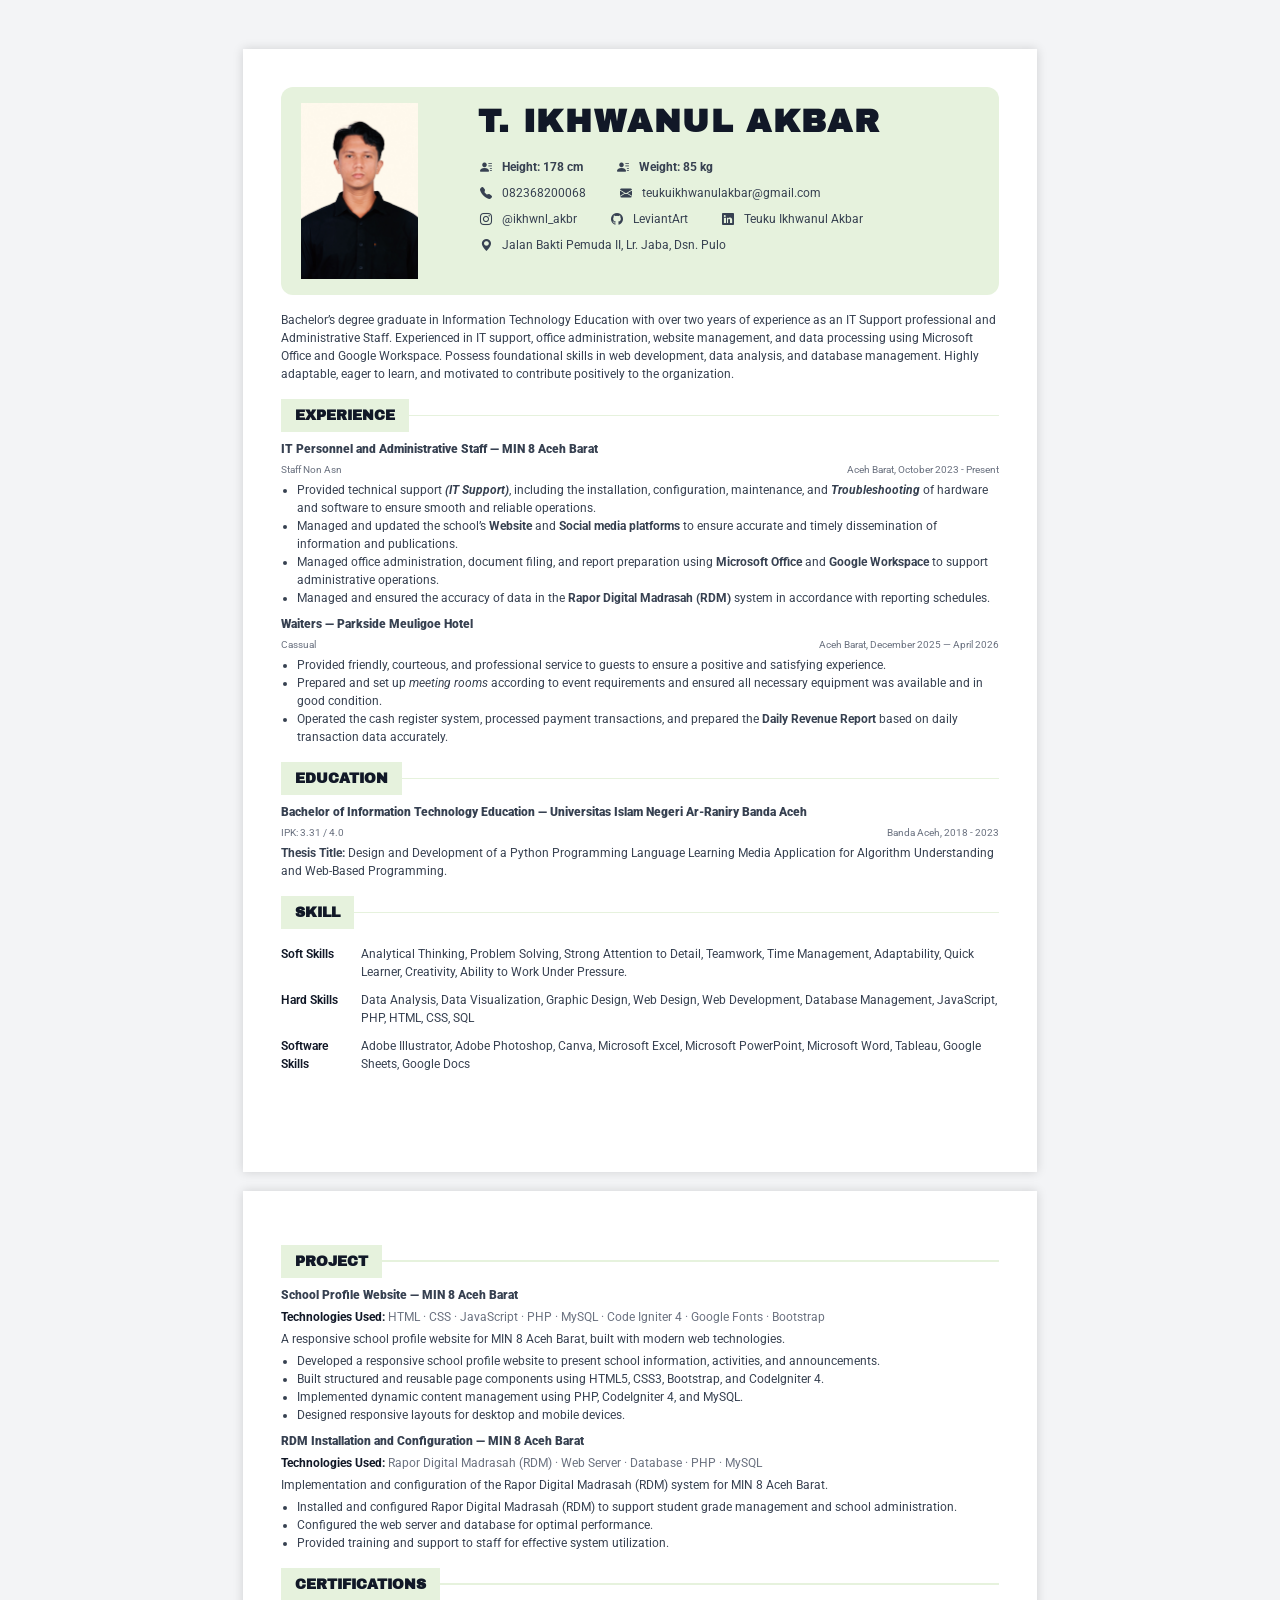
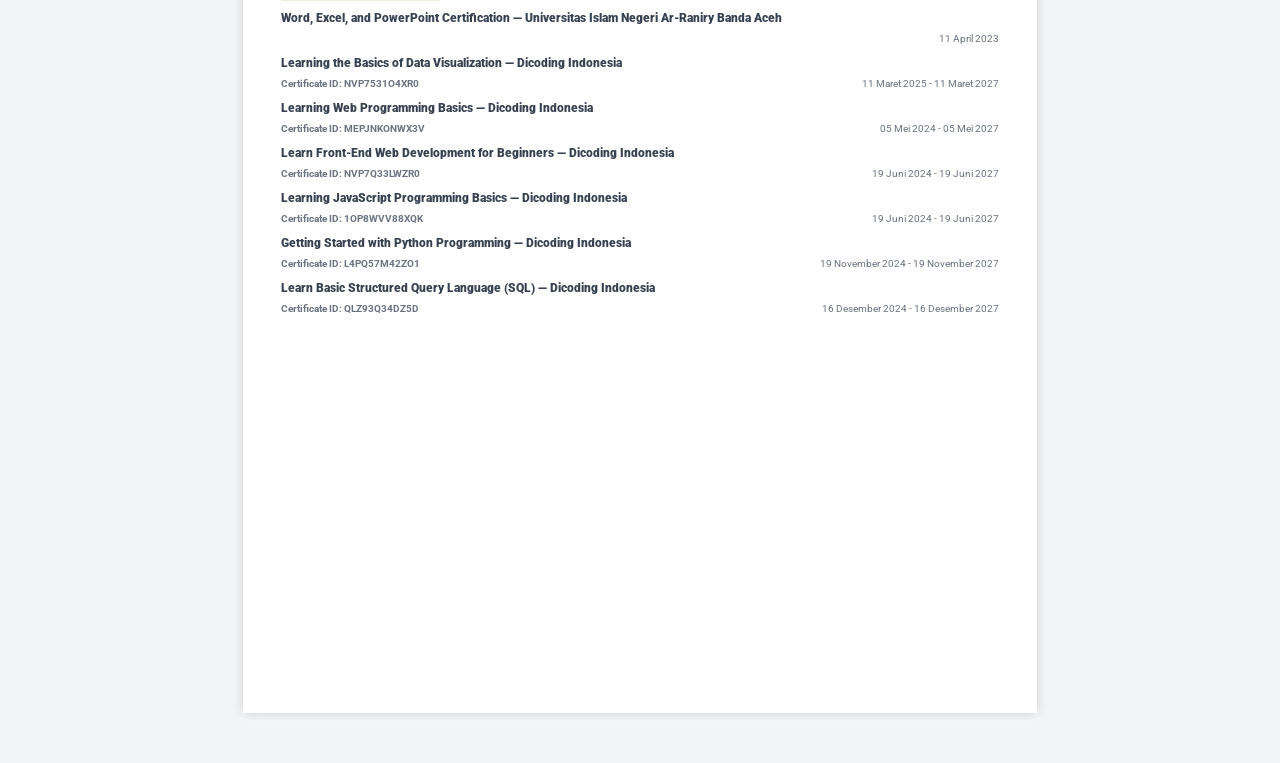
<file: index.html>
<!doctype html>
<html lang="en">
  <head>
    <meta charset="UTF-8" />
    <meta name="viewport" content="width=device-width, initial-scale=1.0" />
    <title>Curriculum Vitae - Applicant Tracking System</title>
    <link rel="stylesheet" href="styles.css" />

    <!-- font -->
    <link rel="preconnect" href="https://fonts.googleapis.com" />
    <link rel="preconnect" href="https://fonts.gstatic.com" crossorigin />
    <link
      href="https://fonts.googleapis.com/css2?family=Archivo+Black&family=Roboto:ital,wght@0,100..900;1,100..900&display=swap"
      rel="stylesheet"
    />

    <!-- bootstrap icons -->
    <link
      rel="stylesheet"
      href="https://cdn.jsdelivr.net/npm/bootstrap-icons@1.10.5/font/bootstrap-icons.css"
    />
  </head>
  <body>
    <main class="page">
      <!-- ===== HEADER ===== -->
      <header class="cv-header">
        <div class="contact-info">
          <div class="contact-info-1">
            <!-- informasi kiri -->
            <img src="foto.jpg" alt="Foto T. Ikhwanul Akbar" />
          </div>

          <div class="contact-info-2">
            <h1 class="cv-name">T. IKHWANUL AKBAR</h1>

            <div class="contact-row">
              <div class="contact-item">
                <i class="bi bi-person-lines-fill"></i>
                <span><strong>Height: 178 cm</strong></span>
              </div>

              <div class="contact-item">
                <i class="bi bi-person-lines-fill"></i>
                <span><strong>Weight: 85 kg</strong></span>
              </div>
            </div>

            <div class="contact-row">
              <!-- wa -->
              <a
                href="tel:+6282368200068"
                class="contact-item"
                target="_blank"
                rel="noopener noreferrer"
              >
                <i class="bi bi-telephone-fill"></i>
                <span>082368200068</span>
              </a>

              <!-- email -->
              <a
                href="mailto:teukuikhwanulakbar@gmail.com"
                class="contact-item"
                target="_blank"
                rel="noopener noreferrer"
              >
                <i class="bi bi-envelope-fill"></i>
                <span>teukuikhwanulakbar@gmail.com</span>
              </a>
            </div>

            <div class="contact-row">
              <!-- instagram -->
              <a
                href="https://www.instagram.com/ikhwnl_akbr/?hl=en"
                class="contact-item"
                target="_blank"
                rel="noopener noreferrer"
              >
                <i class="bi bi-instagram"></i>
                <span>@ikhwnl_akbr</span>
              </a>

              <!-- github -->
              <a
                href="https://github.com/LeviantArt"
                class="contact-item"
                target="_blank"
                rel="noopener noreferrer"
              >
                <i class="bi bi-github"></i>
                <span>LeviantArt</span>
              </a>

              <!-- linkedin -->
              <a
                href="https://www.linkedin.com/in/teuku-ikhwanul-akbar-127863330/"
                class="contact-item"
                target="_blank"
                rel="noopener noreferrer"
              >
                <i class="bi bi-linkedin"></i>
                <span>Teuku Ikhwanul Akbar</span>
              </a>
            </div>

            <div class="contact-row">
              <!-- address -->
              <a
                href="https://www.google.com/maps/place/4%C2%B009'33.3%22N+96%C2%B007'20.4%22E/@4.159242,96.1216763,19z/data=!3m1!4b1!4m4!3m3!8m2!3d4.159242!4d96.12232?entry=ttu&g_ep=EgoyMDI2MDcxNS4wIKXMDSoASAFQAw%3D%3D"
                class="contact-item"
                target="_blank"
                rel="noopener noreferrer"
              >
                <i class="bi bi-geo-alt-fill"></i>
                <span>Jalan Bakti Pemuda II, Lr. Jaba, Dsn. Pulo</span>
              </a>
            </div>
          </div>
        </div>
      </header>

      <!-- ===== ABOUT ME ===== -->
      <section class="cv-about-me">
        <p>
          Bachelor&#8217;s degree graduate in Information Technology Education
          with over two years of experience as an IT Support professional and
          Administrative Staff. Experienced in IT support, office
          administration, website management, and data processing using
          Microsoft Office and Google Workspace. Possess foundational skills in
          web development, data analysis, and database management. Highly
          adaptable, eager to learn, and motivated to contribute positively to
          the organization.
        </p>
      </section>

      <!-- ===== EXPERIENCE ===== -->
      <section class="experience">
        <div class="section-header">
          <h2 class="section-title">Experience</h2>
        </div>

        <!---------------->
        <!-- Company #1 -->
        <!---------------->
        <h3 class="education-title">
          IT Personnel and Administrative Staff — MIN 8 Aceh Barat
        </h3>

        <!-- Position and dates -->
        <div class="row">
          <span>Staff Non Asn</span>
          <span>Aceh Barat, October 2023 - Present</span>
        </div>

        <ul class="job-description-list">
          <li>
            Provided technical support <i><b>(IT Support)</b></i
            >, including the installation, configuration, maintenance, and
            <i><b>Troubleshooting</b></i> of hardware and software to ensure
            smooth and reliable operations.
          </li>

          <li>
            Managed and updated the school&#8217;s <b>Website</b> and
            <b>Social media platforms</b> to ensure accurate and timely
            dissemination of information and publications.
          </li>

          <li>
            Managed office administration, document filing, and report
            preparation using <b>Microsoft Office</b> and
            <b>Google Workspace</b> to support administrative operations.
          </li>

          <li>
            Managed and ensured the accuracy of data in the
            <b>Rapor Digital Madrasah (RDM)</b> system in accordance with
            reporting schedules.
          </li>
        </ul>

        <!---------------->
        <!-- Company #2 -->
        <!---------------->
        <h3 class="education-title">Waiters — Parkside Meuligoe Hotel</h3>

        <!-- Position and dates -->
        <div class="row">
          <span>Cassual</span>
          <span>Aceh Barat, December 2025 — April 2026</span>
        </div>

        <ul class="job-description-list">
          <li>
            Provided friendly, courteous, and professional service to guests to
            ensure a positive and satisfying experience.
          </li>

          <li>
            Prepared and set up <i>meeting rooms</i> according to event
            requirements and ensured all necessary equipment was available and
            in good condition.
          </li>

          <li>
            Operated the cash register system, processed payment transactions,
            and prepared the <b>Daily Revenue Report</b> based on daily
            transaction data accurately.
          </li>
        </ul>
      </section>

      <!-- ===== EDUCATION ===== -->
      <section class="education">
        <div class="section-header">
          <h2 class="section-title">Education</h2>
        </div>

        <!-- University name -->
        <h3 class="education-title">
          Bachelor of Information Technology Education — Universitas Islam
          Negeri Ar-Raniry Banda Aceh
        </h3>

        <!-- GPA, dates of admission and graduation -->
        <div class="row">
          <span>IPK: 3.31 / 4.0</span>
          <span>Banda Aceh, 2018 - 2023</span>
        </div>

        <p>
          <strong>Thesis Title:</strong> Design and Development of a Python
          Programming Language Learning Media Application for Algorithm
          Understanding and Web-Based Programming.
        </p>
      </section>

      <!-- ===== SKILL ===== -->
      <section class="skill">
        <div class="section-header">
          <h2 class="section-title">SKILL</h2>
        </div>

        <!-- Skills -->
        <dl class="skills-list">
          <dt>Soft Skills</dt>
          <dd>
            Analytical Thinking, Problem Solving, Strong Attention to Detail,
            Teamwork, Time Management, Adaptability, Quick Learner, Creativity,
            Ability to Work Under Pressure.
          </dd>

          <dt>Hard Skills</dt>
          <dd>
            Data Analysis, Data Visualization, Graphic Design, Web Design, Web
            Development, Database Management, JavaScript, PHP, HTML, CSS, SQL
          </dd>

          <dt>Software Skills</dt>
          <dd>
            Adobe Illustrator, Adobe Photoshop, Canva, Microsoft Excel,
            Microsoft PowerPoint, Microsoft Word, Tableau, Google Sheets, Google
            Docs
          </dd>
        </dl>
      </section>
    </main>

    <main class="page">
      <!-- ===== PROJECT ===== -->
      <section class="experience">
        <div class="section-header">
          <h2 class="section-title">PROJECT</h2>
        </div>

        <!---------------->
        <!-- Project #1 -->
        <!---------------->
        <!-- Project Title and Link -->
        <div class="project-header">
          <a
            href="https://www.min8acehbarat.sch.id/"
            target="_blank"
            rel="noopener noreferrer"
          >
            <h3 class="education-title">
              School Profile Website — MIN 8 Aceh Barat
            </h3>
          </a>
        </div>

        <!-- Project Technologies -->
        <div class="project-tech">
          <strong>Technologies Used:</strong>
          <span
            >HTML &middot; CSS &middot; JavaScript &middot; PHP &middot; MySQL
            &middot; Code Igniter 4 &middot; Google Fonts &middot;
            Bootstrap</span
          >
        </div>

        <!-- Project Description -->
        <p class="project-description">
          A responsive school profile website for MIN 8 Aceh Barat, built with
          modern web technologies.
        </p>

        <!-- Project Highlights -->
        <ul class="job-description-list">
          <li>
            Developed a responsive school profile website to present school
            information, activities, and announcements.
          </li>
          <li>
            Built structured and reusable page components using HTML5, CSS3,
            Bootstrap, and CodeIgniter 4.
          </li>
          <li>
            Implemented dynamic content management using PHP, CodeIgniter 4, and
            MySQL.
          </li>
          <li>Designed responsive layouts for desktop and mobile devices.</li>
        </ul>

        <!---------------->
        <!-- Project #2 -->
        <!---------------->
        <!-- Project Title and Link -->
        <div class="project-header">
          <a
            href="https://www.min8acehbarat.sch.id/"
            target="_blank"
            rel="noopener noreferrer"
          >
            <h3 class="education-title">
              RDM Installation and Configuration — MIN 8 Aceh Barat
            </h3>
          </a>
        </div>

        <!-- Project Technologies -->
        <div class="project-tech">
          <strong>Technologies Used:</strong>
          <span
            >Rapor Digital Madrasah (RDM) &middot; Web Server &middot; Database
            &middot; PHP &middot; MySQL</span
          >
        </div>

        <!-- Project Description -->
        <p class="project-description">
          Implementation and configuration of the Rapor Digital Madrasah (RDM)
          system for MIN 8 Aceh Barat.
        </p>

        <!-- Project Highlights -->
        <ul class="job-description-list">
          <li>
            Installed and configured Rapor Digital Madrasah (RDM) to support
            student grade management and school administration.
          </li>
          <li>
            Configured the web server and database for optimal performance.
          </li>
          <li>
            Provided training and support to staff for effective system
            utilization.
          </li>
        </ul>
      </section>

      <!-- ===== EDUCATION ===== -->
      <section class="education">
        <div class="section-header">
          <h2 class="section-title">Certifications</h2>
        </div>

        <!---------------------->
        <!-- Certification #1 -->
        <!---------------------->
        <h3 class="education-title">
          Word, Excel, and PowerPoint Certification — Universitas Islam Negeri
          Ar-Raniry Banda Aceh
        </h3>

        <!-- GPA, dates of admission and graduation -->
        <div class="row">
          <span><strong></strong></span>
          <span>11 April 2023</span>
        </div>

        <!---------------------->
        <!-- Certification #2 -->
        <!---------------------->
        <h3 class="education-title">
          <a
            href="https://www.dicoding.com/certificates/NVP7531O4XR0"
            target="_blank"
            rel="noopener noreferrer"
          >
            Learning the Basics of Data Visualization — Dicoding Indonesia
          </a>
        </h3>

        <!-- GPA, dates of admission and graduation -->
        <div class="row">
          <span><strong>Certificate ID: NVP7531O4XR0</strong></span>
          <span>11 Maret 2025 - 11 Maret 2027</span>
        </div>

        <!---------------------->
        <!-- Certification #3 -->
        <!---------------------->
        <h3 class="education-title">
          <a
            href="https://www.dicoding.com/certificates/MEPJNKONWX3V"
            target="_blank"
            rel="noopener noreferrer"
          >
            Learning Web Programming Basics — Dicoding Indonesia
          </a>
        </h3>

        <!-- GPA, dates of admission and graduation -->
        <div class="row">
          <span><strong>Certificate ID: MEPJNKONWX3V</strong></span>
          <span>05 Mei 2024 - 05 Mei 2027</span>
        </div>

        <!---------------------->
        <!-- Certification #4 -->
        <!---------------------->
        <h3 class="education-title">
          <a
            href="https://www.dicoding.com/certificates/NVP7Q33LWZR0"
            target="_blank"
            rel="noopener noreferrer"
          >
            Learn Front-End Web Development for Beginners — Dicoding Indonesia
          </a>
        </h3>

        <!-- GPA, dates of admission and graduation -->
        <div class="row">
          <span><strong>Certificate ID: NVP7Q33LWZR0</strong></span>
          <span>19 Juni 2024 - 19 Juni 2027</span>
        </div>

        <!---------------------->
        <!-- Certification #5 -->
        <!---------------------->
        <h3 class="education-title">
          <a
            href="https://www.dicoding.com/certificates/1OP8WVV88XQK"
            target="_blank"
            rel="noopener noreferrer"
          >
            Learning JavaScript Programming Basics — Dicoding Indonesia
          </a>
        </h3>

        <!-- GPA, dates of admission and graduation -->
        <div class="row">
          <span><strong>Certificate ID: 1OP8WVV88XQK</strong></span>
          <span>19 Juni 2024 - 19 Juni 2027</span>
        </div>

        <!---------------------->
        <!-- Certification #6 -->
        <!---------------------->
        <h3 class="education-title">
          <a
            href="https://www.dicoding.com/certificates/L4PQ57M42ZO1"
            target="_blank"
            rel="noopener noreferrer"
          >
            Getting Started with Python Programming — Dicoding Indonesia
          </a>
        </h3>

        <!-- GPA, dates of admission and graduation -->
        <div class="row">
          <span><strong>Certificate ID: L4PQ57M42ZO1</strong></span>
          <span>19 November 2024 - 19 November 2027</span>
        </div>

        <!---------------------->
        <!-- Certification #7 -->
        <!---------------------->
        <h3 class="education-title">
          <a
            href="https://www.dicoding.com/certificates/QLZ93Q34DZ5D"
            target="_blank"
            rel="noopener noreferrer"
          >
            Learn Basic Structured Query Language (SQL) — Dicoding Indonesia
          </a>
        </h3>

        <!-- GPA, dates of admission and graduation -->
        <div class="row">
          <span><strong>Certificate ID: QLZ93Q34DZ5D</strong></span>
          <span>16 Desember 2024 - 16 Desember 2027</span>
        </div>
      </section>
    </main>
  </body>
</html>
</file>
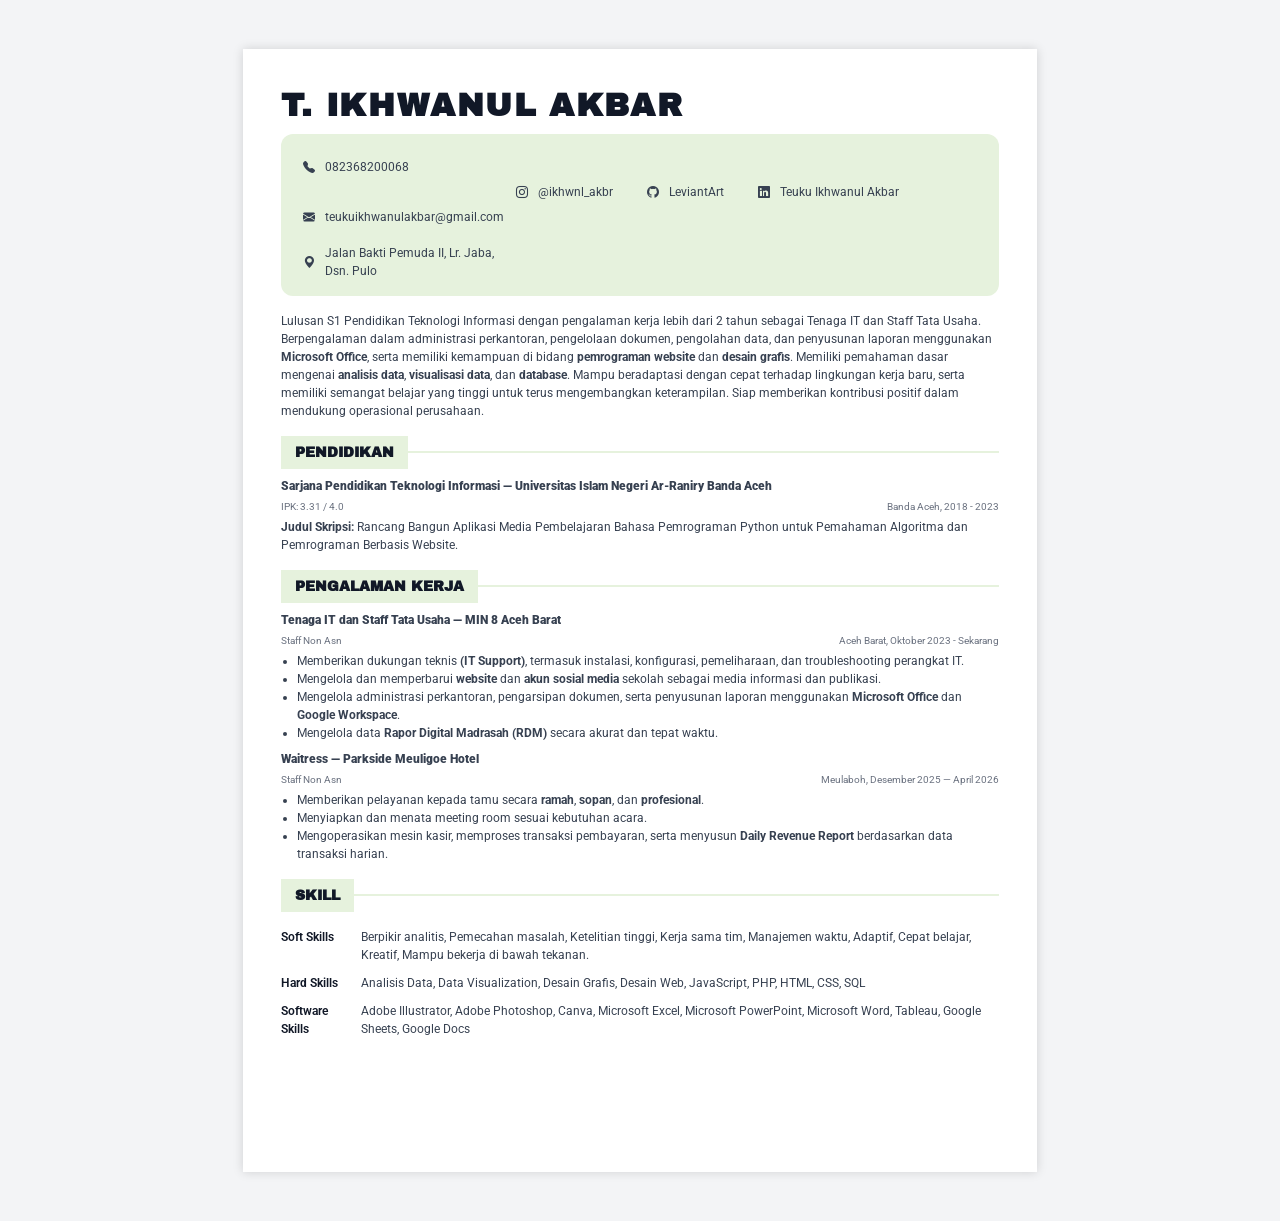
<file: cv.html>
<!doctype html>
<html lang="en">
  <head>
    <meta charset="UTF-8" />
    <meta name="viewport" content="width=device-width, initial-scale=1.0" />
    <title>Curriculum Vitae - Applicant Tracking System</title>
    <link rel="stylesheet" href="styles.css" />

    <!-- font -->
    <link rel="preconnect" href="https://fonts.googleapis.com" />
    <link rel="preconnect" href="https://fonts.gstatic.com" crossorigin />
    <link
      href="https://fonts.googleapis.com/css2?family=Archivo+Black&family=Roboto:ital,wght@0,100..900;1,100..900&display=swap"
      rel="stylesheet"
    />

    <!-- bootstrap icons -->
    <link
      rel="stylesheet"
      href="https://cdn.jsdelivr.net/npm/bootstrap-icons@1.10.5/font/bootstrap-icons.css"
    />
  </head>
  <body>
    <main class="page">
      <!-- ===== HEADER ===== -->
      <header class="cv-header">
        <h1 class="cv-name">T. IKHWANUL AKBAR</h1>
        <div class="contact-info">
          <div class="contact-row">
            <!-- wa -->
            <a href="tel:+6282368200068" class="contact-item">
              <i class="bi bi-telephone-fill"></i>
              <span>082368200068</span>
            </a>

            <!-- email -->
            <a href="mailto:teukuikhwanulakbar@gmail.com" class="contact-item">
              <i class="bi bi-envelope-fill"></i>
              <span>teukuikhwanulakbar@gmail.com</span>
            </a>
          </div>

          <div class="contact-row">
            <!-- instagram -->
            <a
              href="https://www.instagram.com/ikhwnl_akbr/?hl=en"
              class="contact-item"
            >
              <i class="bi bi-instagram"></i>
              <span>@ikhwnl_akbr</span>
            </a>

            <!-- github -->
            <a href="https://github.com/LeviantArt" class="contact-item">
              <i class="bi bi-github"></i>

              <span>LeviantArt</span>
            </a>

            <!-- linkedin -->
            <a
              href="https://www.linkedin.com/in/teuku-ikhwanul-akbar-127863330/"
              class="contact-item"
            >
              <i class="bi bi-linkedin"></i>

              <span>Teuku Ikhwanul Akbar</span>
            </a>
          </div>

          <div class="contact-row">
            <!-- address -->
            <a
              href="https://www.google.com/maps/place/4%C2%B009'33.3%22N+96%C2%B007'20.4%22E/@4.159242,96.1216763,19z/data=!3m1!4b1!4m4!3m3!8m2!3d4.159242!4d96.12232?entry=ttu&g_ep=EgoyMDI2MDcxNS4wIKXMDSoASAFQAw%3D%3D"
              class="contact-item"
            >
              <i class="bi bi-geo-alt-fill"></i>
              <span>Jalan Bakti Pemuda II, Lr. Jaba, Dsn. Pulo</span>
            </a>
          </div>
        </div>
      </header>

      <!-- ===== ABOUT ME ===== -->
      <section class="cv-about-me">
        <p>
          Lulusan S1 Pendidikan Teknologi Informasi dengan pengalaman kerja
          lebih dari 2 tahun sebagai Tenaga IT dan Staff Tata Usaha.
          Berpengalaman dalam administrasi perkantoran, pengelolaan dokumen,
          pengolahan data, dan penyusunan laporan menggunakan
          <b>Microsoft Office</b>, serta memiliki kemampuan di bidang
          <b>pemrograman website</b> dan <b>desain grafis</b>. Memiliki
          pemahaman dasar mengenai <b>analisis data</b>,
          <b>visualisasi data</b>, dan <b>database</b>. Mampu beradaptasi dengan
          cepat terhadap lingkungan kerja baru, serta memiliki semangat belajar
          yang tinggi untuk terus mengembangkan keterampilan. Siap memberikan
          kontribusi positif dalam mendukung operasional perusahaan.
        </p>
      </section>

      <!-- ===== EDUCATION ===== -->
      <section class="education">
        <div class="section-header">
          <h2 class="section-title">Pendidikan</h2>
        </div>

        <!-- University name -->
        <h3 class="education-title">
          Sarjana Pendidikan Teknologi Informasi — Universitas Islam Negeri
          Ar-Raniry Banda Aceh
        </h3>

        <!-- GPA, dates of admission and graduation -->
        <div class="row">
          <span>IPK: 3.31 / 4.0</span>
          <span>Banda Aceh, 2018 - 2023</span>
        </div>

        <p>
          <strong>Judul Skripsi:</strong> Rancang Bangun Aplikasi Media
          Pembelajaran Bahasa Pemrograman Python untuk Pemahaman Algoritma dan
          Pemrograman Berbasis Website.
        </p>
      </section>

      <!-- ===== EXPERIENCE ===== -->
      <section class="experience">
        <div class="section-header">
          <h2 class="section-title">Pengalaman Kerja</h2>
        </div>

        <!--------------->
        <!-- Company #1 -->
        <!--------------->
        <h3 class="education-title">
          Tenaga IT dan Staff Tata Usaha — MIN 8 Aceh Barat
        </h3>

        <!-- Position and dates -->
        <div class="row">
          <span>Staff Non Asn</span>
          <span>Aceh Barat, Oktober 2023 - Sekarang</span>
        </div>

        <ul class="job-description-list">
          <li>
            Memberikan dukungan teknis <b>(IT Support)</b>, termasuk instalasi,
            konfigurasi, pemeliharaan, dan troubleshooting perangkat IT.
          </li>
          <li>
            Mengelola dan memperbarui <b>website</b> dan
            <b>akun sosial media</b> sekolah sebagai media informasi dan
            publikasi.
          </li>
          <li>
            Mengelola administrasi perkantoran, pengarsipan dokumen, serta
            penyusunan laporan menggunakan
            <b>Microsoft Office</b> dan <b>Google Workspace</b>.
          </li>
          <li>
            Mengelola data <b>Rapor Digital Madrasah (RDM)</b> secara akurat dan
            tepat waktu.
          </li>
        </ul>

        <!---------------->
        <!-- Company #2 -->
        <!---------------->
        <h3 class="education-title">Waitress — Parkside Meuligoe Hotel</h3>

        <!-- Position and dates -->
        <div class="row">
          <span>Staff Non Asn</span>
          <span>Meulaboh, Desember 2025 — April 2026</span>
        </div>

        <ul class="job-description-list">
          <li>
            Memberikan pelayanan kepada tamu secara <b>ramah</b>, <b>sopan</b>,
            dan <b>profesional</b>.
          </li>
          <li>Menyiapkan dan menata meeting room sesuai kebutuhan acara.</li>
          <li>
            Mengoperasikan mesin kasir, memproses transaksi pembayaran, serta
            menyusun <b>Daily Revenue Report</b> berdasarkan data transaksi
            harian.
          </li>
        </ul>
      </section>

      <!-- ===== SKILL ===== -->
      <section class="skill">
        <div class="section-header">
          <h2 class="section-title">SKILL</h2>
        </div>

        <!-- Skills -->
        <dl class="skills-list">
          <dt>Soft Skills</dt>
          <dd>
            Berpikir analitis, Pemecahan masalah, Ketelitian tinggi, Kerja sama
            tim, Manajemen waktu, Adaptif, Cepat belajar, Kreatif, Mampu bekerja
            di bawah tekanan.
          </dd>

          <dt>Hard Skills</dt>
          <dd>
            Analisis Data, Data Visualization, Desain Grafis, Desain Web,
            JavaScript, PHP, HTML, CSS, SQL
          </dd>

          <dt>Software Skills</dt>
          <dd>
            Adobe Illustrator, Adobe Photoshop, Canva, Microsoft Excel,
            Microsoft PowerPoint, Microsoft Word, Tableau, Google Sheets, Google
            Docs
          </dd>
        </dl>
      </section>
    </main>
  </body>
</html>
</file>
<file: styles.css>
/* =======================================================
   DESIGN TOKENS
======================================================= */
:root {
  /* ===== FONT FAMILY ===== */
  --font-heading: "Archivo Black", sans-serif;
  --font-body: "Roboto", sans-serif;

  /* ===== FONT SIZE ===== */
  /* Name */
  --fs-name: 2rem; /* 32px */
  /* Section */
  --fs-section-title: 0.875rem; /* 16px */
  /* Job Title */
  --fs-job-title: 0.875rem; /* 14px */
  /* Body */
  --fs-body: 0.75rem; /* 12px */
  /* Small */
  --fs-small: 0.625rem; /* 10px */

  /* ===== FONT WEIGHT ===== */
  --fw-black: 900;
  --fw-bold: 700;
  --fw-semibold: 600;
  --fw-medium: 500;
  --fw-regular: 400;

  /* ===== LINE HEIGHT ===== */
  --lh-tight: 1.2;
  --lh-normal: 1.5;
  --lh-relaxed: 1.7;

  /* ===== LETTER SPACING ===== */
  --ls-tight: -0.02em;
  --ls-normal: 0;
  --ls-wide: 0.05em;

  /* ===== COLORS ===== */
  --clr-heading: #111827;
  --clr-text: #374151;
  --clr-muted: #6b7280;
  --clr-border: #d1d5db;
  --clr-background: #ffffff;
  --clr-surface: #f3f4f6;
  --clr-card: #e6f2dd;

  /* ===== SPACING ===== */
  --space-1: 4px;
  --space-2: 8px;
  --space-3: 12px;
  --space-4: 16px;
  --space-5: 20px;
  --space-6: 24px;
  --space-7: 32px;
  --space-8: 40px;

  /* ===== BORDER RADIUS ===== */
  --radius-sm: 4px;
  --radius-md: 8px;
  --radius-lg: 12px;

  /* ===== ICON SIZES ===== */
  --icon-sm: 14px;
  --icon-md: 16px;
  --icon-lg: 20px;

  /* ===== A4 PAGE ===== */
  --page-width: 210mm;
  --page-height: 297mm;
  --page-padding: 10mm;
}

/* =======================================================
   RESET
======================================================= */
*,
*::before,
*::after {
  margin: 0;
  padding: 0;
  box-sizing: border-box;
}

body {
  font-family: var(--font-body);
  font-size: var(--fs-body);
  font-weight: var(--fw-regular);
  line-height: var(--lh-normal);
  color: var(--clr-text);
  background: var(--clr-background);
  margin: 0;
  padding: 40px;
  display: flex;
  justify-content: center;
  background: var(--clr-surface);
  flex-direction: column; /* Tambahkan ini */
  align-items: center; /* Supaya halaman tetap di tengah */
}

a {
  text-decoration: none;
  color: inherit;
}

img,
svg {
  display: block;
  max-width: 100%;
}

/* ul,
ol {
  list-style: none;
} */

/* =======================================================
   TYPOGRAPHY
======================================================= */
/* cv name */
.cv-name {
  font-family: var(--font-heading);
  font-size: var(--fs-name);
  font-weight: var(--fw-black);
  line-height: var(--lh-tight);
  letter-spacing: var(--ls-wide);
  color: var(--clr-heading);
  text-transform: uppercase;
  padding-bottom: var(--space-2);
}

/* section header v1 */
/* .section-title {
  font-family: var(--font-heading);
  font-size: var(--fs-section-title);
  font-weight: var(--fw-bold);
  line-height: var(--lh-tight);
  letter-spacing: var(--ls-wide);
  color: var(--clr-heading);
  text-transform: uppercase;
} */

/* section header v2 */
.section-header {
  display: flex;
  align-items: center;
  padding-top: var(--space-4);
}

.section-title {
  display: inline-block;
  padding: 6px 14px;
  background: var(--clr-card);
  font-family: var(--font-heading);
  font-size: var(--fs-section-title);
  color: var(--clr-heading);
  text-transform: uppercase;
  position: relative;
  z-index: 2;
}

.section-header::after {
  content: "";
  flex: 1;
  height: 1.5px;
  background: var(--clr-card);
}

/* job title */
.job-title {
  font-size: var(--fs-job-title);
  font-weight: var(--fw-semibold);
}

/* about me */
.cv-about-me {
  padding-top: var(--space-4);
}

h3 {
  font-size: var(--fs-body);
  font-weight: var(--fw-black);
  padding-top: var(--space-2);
}

/* paragraph */
p {
  font-size: var(--fs-body);
}

/* small text */
small {
  font-size: var(--fs-small);
  color: var(--clr-muted);
}

/* =======================================================
   PAGE LAYOUT
======================================================= */
.page {
  width: var(--page-width);
  min-height: var(--page-height);
  background: var(--clr-background);
  padding: var(--page-padding);
  margin: 2.5mm 0;
  box-sizing: border-box;
  box-shadow: 0 0 10px rgba(0, 0, 0, 0.15);
}

/* =======================================================
   CONTACT INFO
======================================================= */
.contact-item {
  display: flex;
  align-items: center;
  gap: var(--space-2);
  color: var(--clr-text);
  text-decoration: none;
  font-size: var(--fs-body);
}

.contact-item svg,
.contact-item i {
  width: var(--icon-md);
  height: var(--icon-md);
  font-size: var(--icon-md);
  flex-shrink: 0;
}

.contact-info {
  background: var(--clr-card);
  padding: 16px 20px;
  border-radius: var(--radius-lg);
  display: grid;
  grid-template-columns: 1fr 3fr;
  gap: 10px;
}

.contact-row {
  display: flex;
  align-items: center;
  gap: 32px;
  flex-wrap: wrap;
  padding-top: var(--space-2);
}

.contact-info-1 img {
  width: 70%;
  height: auto;
}

.contact-item i {
  font-size: var(--fs-body);
  text-align: center;
}

/* =======================================================
   EXPERIENCE
======================================================= */
.experience .row {
  display: flex;
  justify-content: space-between;
  align-items: center;
  font-size: var(--fs-small);
  color: var(--clr-muted);
  padding-top: var(--space-1);
}

.experience p {
  padding-top: var(--space-1);
}

.experience .job-description-list {
  padding-top: var(--space-1);
  padding-left: var(--space-4);
}

/* =======================================================
   EDUCATION
======================================================= */
.education .row {
  display: flex;
  justify-content: space-between;
  align-items: center;
  font-size: var(--fs-small);
  color: var(--clr-muted);
  padding-top: var(--space-1);
}

.education p {
  padding-top: var(--space-1);
}

/* =======================================================
   SKILLS
======================================================= */
.skills-list {
  display: grid;
  grid-template-columns: 60px 1fr;
  gap: 10px 20px;
  margin-top: var(--space-4);
}

.skills-list dt {
  font-weight: var(--fw-semibold);
  color: var(--clr-heading);
}

.skills-list dd {
  margin: 0;
  color: var(--clr-text);
}

/* =======================================================
   PROJECTS
======================================================= */
.project-tech {
  font-size: var(--fs-body);
  color: var(--clr-muted);
  padding-top: var(--space-1);
}

.project-tech strong {
  color: var(--clr-heading);
}

/* ===== PRINT ===== */

@page {
  size: A4;
  margin: 0;
}

@media print {
  body {
    background: var(--clr-background);
    padding: 0;
  }

  .page {
    width: var(--page-width);
    min-height: var(--page-height);
    margin: 0;
    box-shadow: none;
    page-break-after: always;
  }
}
</file>
